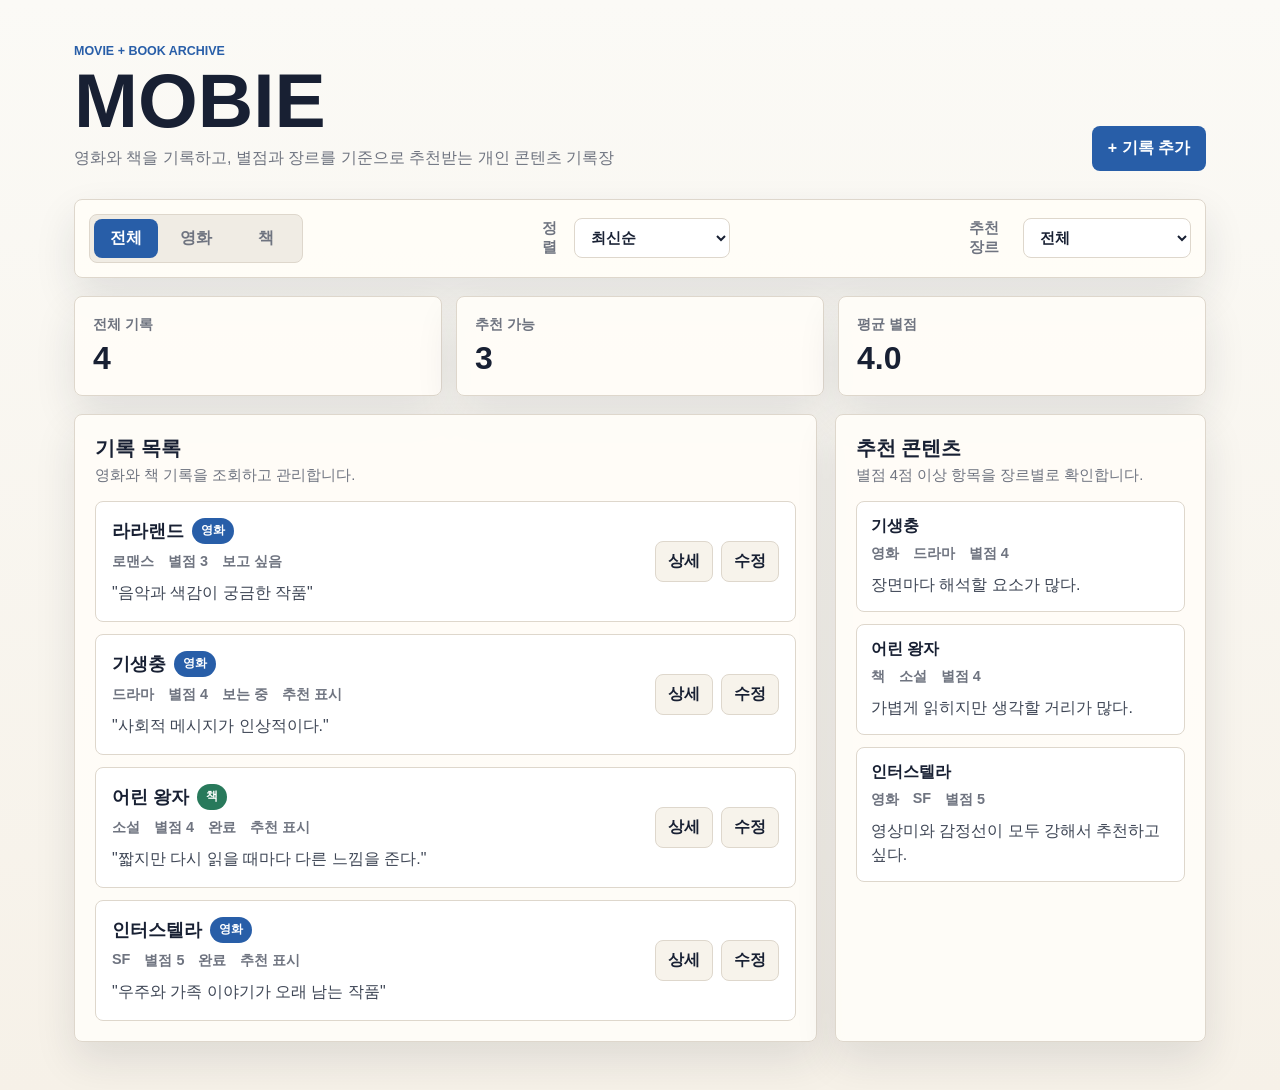
<file: index.html>
<!doctype html>
<html lang="ko">
  <head>
    <meta charset="UTF-8" />
    <meta name="viewport" content="width=device-width, initial-scale=1.0" />
    <title>MOBIE</title>
    <link rel="stylesheet" href="styles.css" />
  </head>
  <body>
    <header class="app-header">
      <div>
        <p class="eyebrow">Movie + Book Archive</p>
        <h1>MOBIE</h1>
        <p class="subtitle">영화와 책을 기록하고, 별점과 장르를 기준으로 추천받는 개인 콘텐츠 기록장</p>
      </div>
      <button class="primary-button" id="openAddForm" type="button">+ 기록 추가</button>
    </header>

    <main class="app-shell">
      <section class="toolbar">
        <div class="segmented">
          <button class="segment active" type="button" data-filter="all">전체</button>
          <button class="segment" type="button" data-filter="영화">영화</button>
          <button class="segment" type="button" data-filter="책">책</button>
        </div>
        <label class="select-field">
          <span>정렬</span>
          <select id="sortSelect">
            <option value="latest">최신순</option>
            <option value="rating">별점 높은순</option>
            <option value="title">제목순</option>
          </select>
        </label>
        <label class="select-field">
          <span>추천 장르</span>
          <select id="genreSelect">
            <option value="all">전체</option>
          </select>
        </label>
      </section>

      <section class="summary-grid">
        <article><span>전체 기록</span><strong id="totalCount">0</strong></article>
        <article><span>추천 가능</span><strong id="recommendCount">0</strong></article>
        <article><span>평균 별점</span><strong id="averageRating">0.0</strong></article>
      </section>

      <section class="content-grid">
        <section class="panel">
          <div class="section-heading">
            <div>
              <h2>기록 목록</h2>
              <p>영화와 책 기록을 조회하고 관리합니다.</p>
            </div>
          </div>
          <div class="record-list" id="recordList"></div>
        </section>

        <aside class="panel">
          <div class="section-heading">
            <div>
              <h2>추천 콘텐츠</h2>
              <p>별점 4점 이상 항목을 장르별로 확인합니다.</p>
            </div>
          </div>
          <div class="recommend-list" id="recommendList"></div>
        </aside>
      </section>
    </main>

    <dialog class="record-dialog" id="recordDialog">
      <form id="recordForm" method="dialog">
        <div class="dialog-header">
          <div>
            <p class="eyebrow">Record</p>
            <h2 id="formTitle">기록 추가</h2>
          </div>
          <button class="icon-button" id="closeDialog" type="button" aria-label="닫기">×</button>
        </div>
        <input type="hidden" id="recordId" />
        <label><span>제목</span><input id="titleInput" type="text" placeholder="예: 인터스텔라" required /></label>
        <div class="form-row">
          <label><span>유형</span><select id="typeInput"><option>영화</option><option>책</option></select></label>
          <label><span>장르</span><input id="genreInput" type="text" placeholder="예: SF" required /></label>
        </div>
        <div class="form-row">
          <label><span>별점</span><select id="ratingInput"><option>5</option><option>4</option><option>3</option><option>2</option><option>1</option></select></label>
          <label><span>감상 상태</span><select id="statusInput"><option>보고 싶음</option><option>보는 중</option><option>완료</option></select></label>
        </div>
        <label><span>한 줄 감상평</span><textarea id="reviewInput" rows="3" required></textarea></label>
        <label class="checkbox-field"><input id="recommendedInput" type="checkbox" /><span>추천 여부</span></label>
        <label><span>추천 이유</span><textarea id="recommendReasonInput" rows="2"></textarea></label>
        <p class="form-error" id="formError"></p>
        <div class="dialog-actions">
          <button class="ghost-button" id="cancelForm" type="button">취소</button>
          <button class="primary-button" type="submit">저장</button>
        </div>
      </form>
    </dialog>

    <dialog class="record-dialog" id="detailDialog">
      <article class="detail-view">
        <div class="dialog-header">
          <div>
            <p class="eyebrow" id="detailType">영화</p>
            <h2 id="detailTitle">제목</h2>
          </div>
          <button class="icon-button" id="closeDetail" type="button" aria-label="닫기">×</button>
        </div>
        <dl class="detail-meta">
          <div><dt>장르</dt><dd id="detailGenre"></dd></div>
          <div><dt>별점</dt><dd id="detailRating"></dd></div>
          <div><dt>상태</dt><dd id="detailStatus"></dd></div>
          <div><dt>추천</dt><dd id="detailRecommended"></dd></div>
        </dl>
        <section><h3>한 줄 감상평</h3><p id="detailReview"></p></section>
        <section><h3>추천 이유</h3><p id="detailReason"></p></section>
        <div class="dialog-actions">
          <button class="ghost-button danger" id="deleteRecord" type="button">삭제</button>
          <button class="primary-button" id="editRecord" type="button">수정</button>
        </div>
      </article>
    </dialog>

    <script src="app.js"></script>
  </body>
</html>
</file>
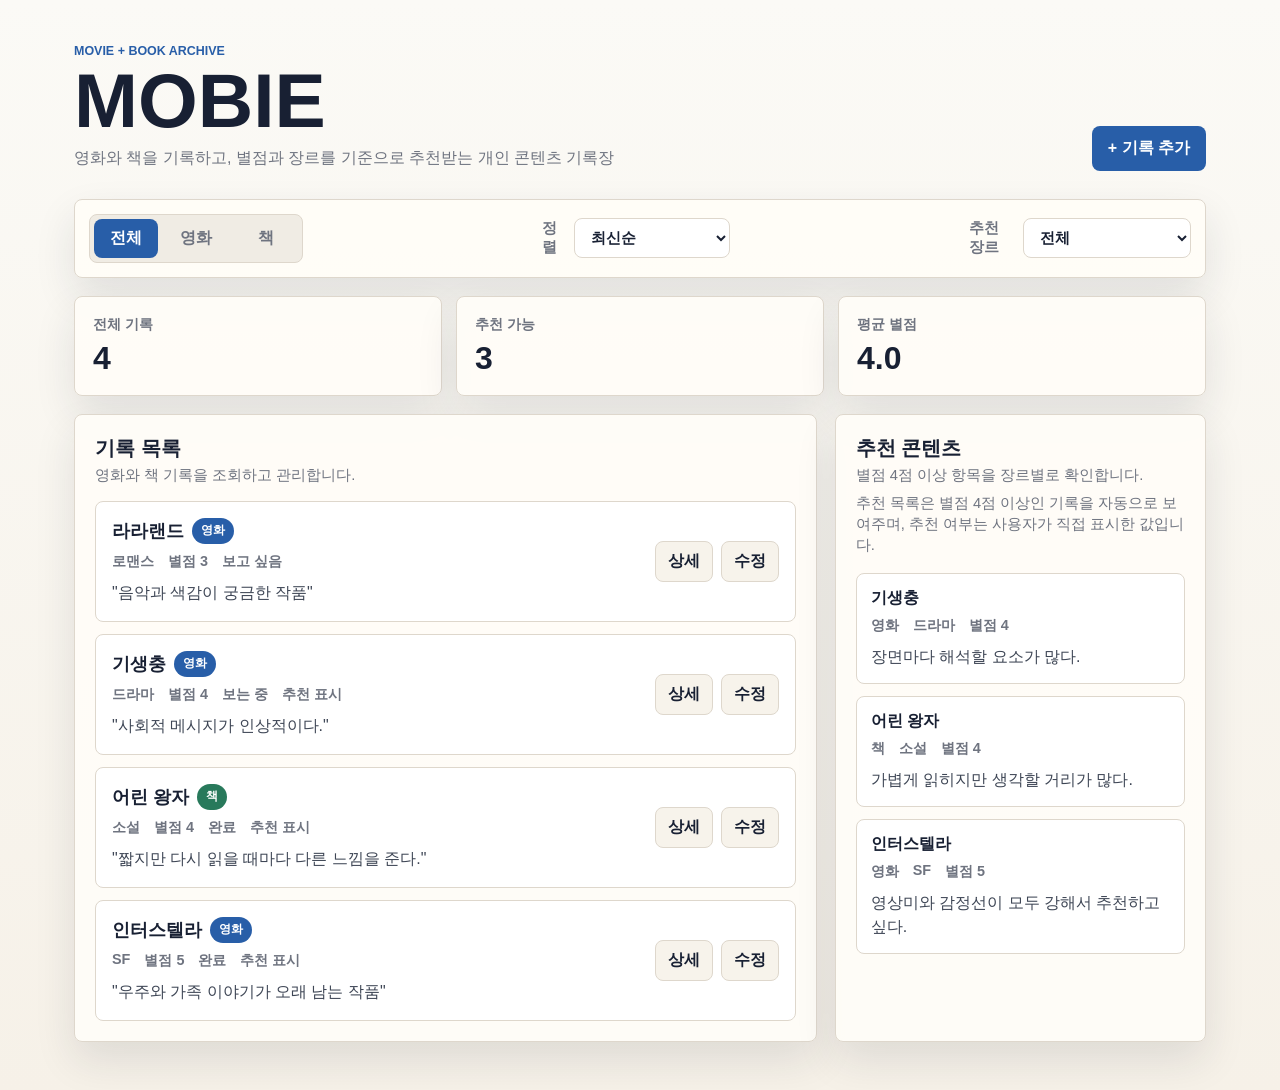
<file: output/process-based-prompting/index.html>
<!doctype html>
<html lang="ko">
  <head>
    <meta charset="UTF-8" />
    <meta name="viewport" content="width=device-width, initial-scale=1.0" />
    <title>MOBIE</title>
    <link rel="stylesheet" href="styles.css" />
  </head>
  <body>
    <header class="app-header">
      <div>
        <p class="eyebrow">Movie + Book Archive</p>
        <h1>MOBIE</h1>
        <p class="subtitle">영화와 책을 기록하고, 별점과 장르를 기준으로 추천받는 개인 콘텐츠 기록장</p>
      </div>
      <button class="primary-button" id="openAddForm" type="button">+ 기록 추가</button>
    </header>

    <main class="app-shell">
      <section class="toolbar">
        <div class="segmented">
          <button class="segment active" type="button" data-filter="all">전체</button>
          <button class="segment" type="button" data-filter="영화">영화</button>
          <button class="segment" type="button" data-filter="책">책</button>
        </div>
        <label class="select-field">
          <span>정렬</span>
          <select id="sortSelect">
            <option value="latest">최신순</option>
            <option value="rating">별점 높은순</option>
            <option value="title">제목순</option>
          </select>
        </label>
        <label class="select-field">
          <span>추천 장르</span>
          <select id="genreSelect">
            <option value="all">전체</option>
          </select>
        </label>
      </section>

      <section class="summary-grid">
        <article><span>전체 기록</span><strong id="totalCount">0</strong></article>
        <article><span>추천 가능</span><strong id="recommendCount">0</strong></article>
        <article><span>평균 별점</span><strong id="averageRating">0.0</strong></article>
      </section>

      <section class="content-grid">
        <section class="panel">
          <div class="section-heading">
            <div>
              <h2>기록 목록</h2>
              <p>영화와 책 기록을 조회하고 관리합니다.</p>
            </div>
          </div>
          <div class="record-list" id="recordList"></div>
        </section>

        <aside class="panel">
          <div class="section-heading">
            <div>
              <h2>추천 콘텐츠</h2>
              <p>별점 4점 이상 항목을 장르별로 확인합니다.</p>
              <p class="criteria-note">추천 목록은 별점 4점 이상인 기록을 자동으로 보여주며, 추천 여부는 사용자가 직접 표시한 값입니다.</p>
            </div>
          </div>
          <div class="recommend-list" id="recommendList"></div>
        </aside>
      </section>
    </main>

    <dialog class="record-dialog" id="recordDialog">
      <form id="recordForm" method="dialog">
        <div class="dialog-header">
          <div>
            <p class="eyebrow">Record</p>
            <h2 id="formTitle">기록 추가</h2>
          </div>
          <button class="icon-button" id="closeDialog" type="button" aria-label="닫기">×</button>
        </div>
        <input type="hidden" id="recordId" />
        <label><span>제목</span><input id="titleInput" type="text" placeholder="예: 인터스텔라" required /></label>
        <div class="form-row">
          <label><span>유형</span><select id="typeInput"><option>영화</option><option>책</option></select></label>
          <label><span>장르</span><input id="genreInput" type="text" placeholder="예: SF" required /></label>
        </div>
        <div class="form-row">
          <label><span>별점</span><select id="ratingInput"><option>5</option><option>4</option><option>3</option><option>2</option><option>1</option></select></label>
          <label><span>감상 상태</span><select id="statusInput"><option>보고 싶음</option><option>보는 중</option><option>완료</option></select></label>
        </div>
        <label><span>한 줄 감상평</span><textarea id="reviewInput" rows="3" required></textarea></label>
        <label class="checkbox-field"><input id="recommendedInput" type="checkbox" /><span>추천 여부</span></label>
        <label class="recommend-reason-field is-hidden" id="recommendReasonField"><span>추천 이유</span><textarea id="recommendReasonInput" rows="2" disabled></textarea></label>
        <p class="form-error" id="formError"></p>
        <div class="dialog-actions">
          <button class="ghost-button" id="cancelForm" type="button">취소</button>
          <button class="primary-button" type="submit">저장</button>
        </div>
      </form>
    </dialog>

    <dialog class="record-dialog" id="detailDialog">
      <article class="detail-view">
        <div class="dialog-header">
          <div>
            <p class="eyebrow" id="detailType">영화</p>
            <h2 id="detailTitle">제목</h2>
          </div>
          <button class="icon-button" id="closeDetail" type="button" aria-label="닫기">×</button>
        </div>
        <dl class="detail-meta">
          <div><dt>장르</dt><dd id="detailGenre"></dd></div>
          <div><dt>별점</dt><dd id="detailRating"></dd></div>
          <div><dt>상태</dt><dd id="detailStatus"></dd></div>
          <div><dt>추천</dt><dd id="detailRecommended"></dd></div>
        </dl>
        <section><h3>한 줄 감상평</h3><p id="detailReview"></p></section>
        <section><h3>추천 이유</h3><p id="detailReason"></p></section>
        <div class="dialog-actions">
          <button class="ghost-button danger" id="deleteRecord" type="button">삭제</button>
          <button class="primary-button" id="editRecord" type="button">수정</button>
        </div>
      </article>
    </dialog>

    <script src="app.js"></script>
  </body>
</html>
</file>
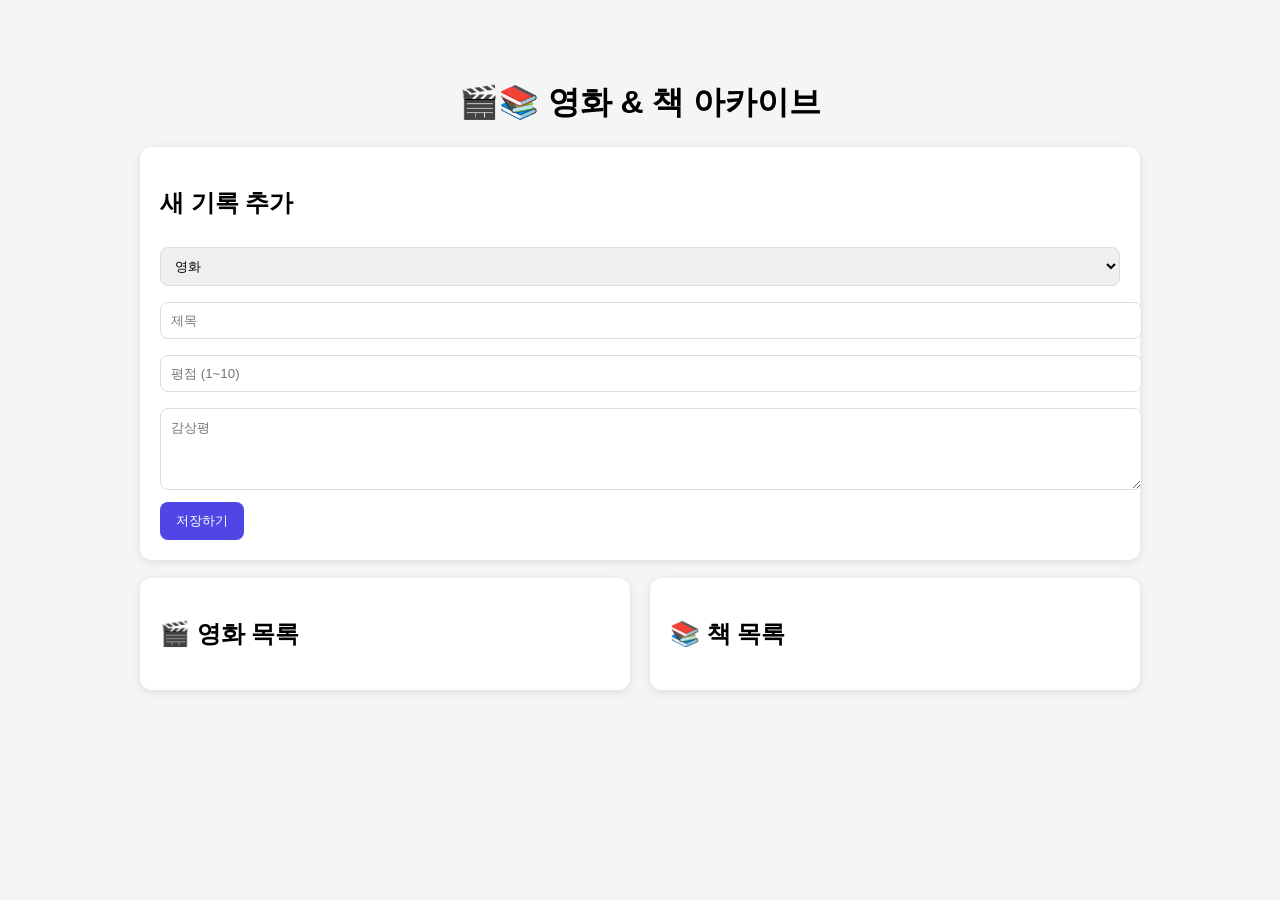
<file: direct-prompting/prompt_only_archive_v1.html>
<!DOCTYPE html>
<html lang="ko">
<head>
<meta charset="UTF-8">
<meta name="viewport" content="width=device-width, initial-scale=1.0">
<title>영화 & 책 아카이브</title>

<style>
body{
    font-family: Arial, sans-serif;
    max-width: 1000px;
    margin: 40px auto;
    padding: 20px;
    background:#f5f5f5;
}

h1{
    text-align:center;
}

.container{
    display:grid;
    grid-template-columns:1fr 1fr;
    gap:20px;
}

.card{
    background:white;
    padding:20px;
    border-radius:12px;
    box-shadow:0 2px 10px rgba(0,0,0,.1);
}

input, textarea, select{
    width:100%;
    padding:10px;
    margin:8px 0;
    border:1px solid #ddd;
    border-radius:8px;
}

button{
    background:#4f46e5;
    color:white;
    border:none;
    padding:10px 16px;
    border-radius:8px;
    cursor:pointer;
}

button:hover{
    background:#4338ca;
}

.item{
    background:#fafafa;
    padding:12px;
    border-radius:8px;
    margin-top:10px;
    border-left:4px solid #4f46e5;
}

.delete{
    background:#ef4444;
    margin-top:10px;
}

.delete:hover{
    background:#dc2626;
}

.badge{
    display:inline-block;
    background:#e0e7ff;
    color:#4338ca;
    padding:4px 8px;
    border-radius:999px;
    font-size:12px;
}
</style>
</head>
<body>

<h1>🎬📚 영화 & 책 아카이브</h1>

<div class="card">
    <h2>새 기록 추가</h2>

    <select id="type">
        <option value="영화">영화</option>
        <option value="책">책</option>
    </select>

    <input id="title" placeholder="제목">

    <input id="rating" type="number" min="1" max="10" placeholder="평점 (1~10)">

    <textarea id="review" rows="4" placeholder="감상평"></textarea>

    <button onclick="addItem()">저장하기</button>
</div>

<br>

<div class="container">
    <div class="card">
        <h2>🎬 영화 목록</h2>
        <div id="movies"></div>
    </div>

    <div class="card">
        <h2>📚 책 목록</h2>
        <div id="books"></div>
    </div>
</div>

<script>
let archive = JSON.parse(localStorage.getItem("archive")) || [];

function saveData(){
    localStorage.setItem("archive", JSON.stringify(archive));
}

function addItem(){

    const type = document.getElementById("type").value;
    const title = document.getElementById("title").value.trim();
    const rating = document.getElementById("rating").value;
    const review = document.getElementById("review").value.trim();

    if(!title){
        alert("제목을 입력하세요.");
        return;
    }

    archive.unshift({
        id: Date.now(),
        type,
        title,
        rating,
        review
    });

    saveData();
    render();

    document.getElementById("title").value="";
    document.getElementById("rating").value="";
    document.getElementById("review").value="";
}

function deleteItem(id){
    archive = archive.filter(item => item.id !== id);
    saveData();
    render();
}

function render(){

    const movies = document.getElementById("movies");
    const books = document.getElementById("books");

    movies.innerHTML = "";
    books.innerHTML = "";

    archive.forEach(item => {

        const html = `
            <div class="item">
                <span class="badge">⭐ ${item.rating || "-"}</span>
                <h3>${item.title}</h3>
                <p>${item.review}</p>
                <button class="delete"
                    onclick="deleteItem(${item.id})">
                    삭제
                </button>
            </div>
        `;

        if(item.type === "영화"){
            movies.innerHTML += html;
        }else{
            books.innerHTML += html;
        }
    });
}

render();
</script>

</body>
</html>
</file>
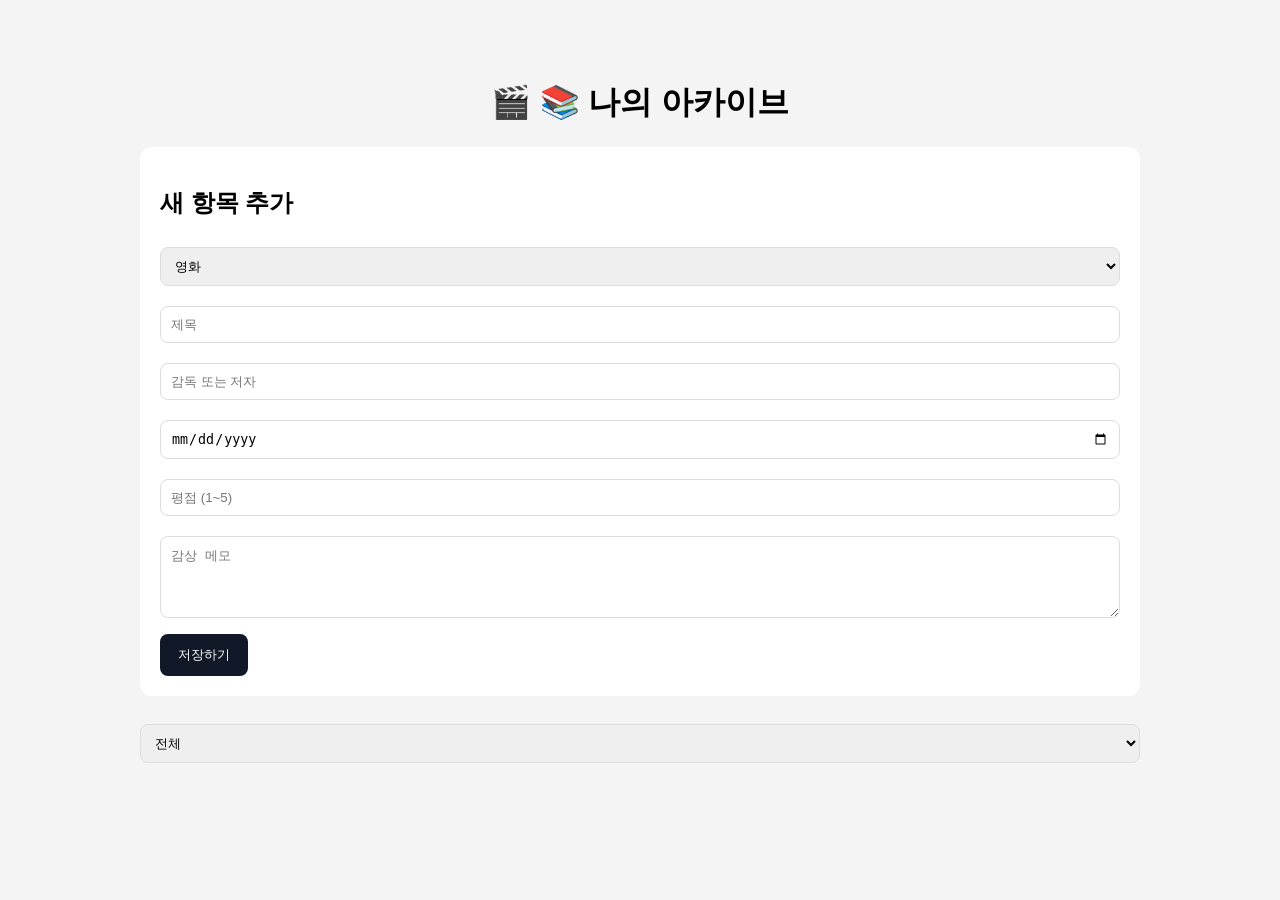
<file: direct-prompting/prompt_only_archive_v2.html>
<!DOCTYPE html>
<html lang="ko">
<head>
<meta charset="UTF-8">
<meta name="viewport" content="width=device-width, initial-scale=1.0">
<title>나의 영화 & 책 아카이브</title>

<style>
body{
    font-family: "Pretendard", sans-serif;
    max-width:1000px;
    margin:40px auto;
    padding:20px;
    background:#f4f4f4;
}

h1{
    text-align:center;
}

.form-box{
    background:white;
    padding:20px;
    border-radius:12px;
    margin-bottom:20px;
}

input, select, textarea{
    width:100%;
    padding:10px;
    margin-top:8px;
    margin-bottom:12px;
    border:1px solid #ddd;
    border-radius:8px;
    box-sizing:border-box;
}

button{
    background:#111827;
    color:white;
    border:none;
    padding:12px 18px;
    border-radius:8px;
    cursor:pointer;
}

button:hover{
    opacity:0.9;
}

.filter{
    margin:20px 0;
}

.grid{
    display:grid;
    grid-template-columns:repeat(auto-fill,minmax(280px,1fr));
    gap:16px;
}

.card{
    background:white;
    padding:16px;
    border-radius:12px;
    box-shadow:0 2px 8px rgba(0,0,0,.08);
}

.tag{
    display:inline-block;
    padding:4px 10px;
    border-radius:20px;
    color:white;
    font-size:12px;
}

.book{
    background:#2563eb;
}

.movie{
    background:#dc2626;
}

.rating{
    color:#f59e0b;
    font-weight:bold;
}

.delete{
    background:#ef4444;
    margin-top:10px;
}
</style>
</head>
<body>

<h1>🎬 📚 나의 아카이브</h1>

<div class="form-box">
    <h2>새 항목 추가</h2>

    <select id="type">
        <option value="movie">영화</option>
        <option value="book">책</option>
    </select>

    <input id="title" placeholder="제목">

    <input id="creator" placeholder="감독 또는 저자">

    <input id="date" type="date">

    <input id="rating" type="number" min="1" max="5" placeholder="평점 (1~5)">

    <textarea id="memo" rows="4" placeholder="감상 메모"></textarea>

    <button onclick="addItem()">저장하기</button>
</div>

<div class="filter">
    <select id="filter" onchange="renderItems()">
        <option value="all">전체</option>
        <option value="movie">영화만</option>
        <option value="book">책만</option>
    </select>
</div>

<div class="grid" id="archiveList"></div>

<script>
let items = JSON.parse(localStorage.getItem("archive")) || [];

function saveData(){
    localStorage.setItem("archive", JSON.stringify(items));
}

function addItem(){

    const item = {
        id: Date.now(),
        type: document.getElementById("type").value,
        title: document.getElementById("title").value,
        creator: document.getElementById("creator").value,
        date: document.getElementById("date").value,
        rating: document.getElementById("rating").value,
        memo: document.getElementById("memo").value
    };

    if(!item.title){
        alert("제목을 입력하세요.");
        return;
    }

    items.unshift(item);
    saveData();
    renderItems();

    document.getElementById("title").value="";
    document.getElementById("creator").value="";
    document.getElementById("date").value="";
    document.getElementById("rating").value="";
    document.getElementById("memo").value="";
}

function deleteItem(id){
    items = items.filter(item => item.id !== id);
    saveData();
    renderItems();
}

function renderItems(){

    const filter = document.getElementById("filter").value;

    const filtered = filter === "all"
        ? items
        : items.filter(item => item.type === filter);

    const list = document.getElementById("archiveList");

    list.innerHTML = filtered.map(item => `
        <div class="card">
            <span class="tag ${item.type}">
                ${item.type === "movie" ? "영화" : "책"}
            </span>

            <h3>${item.title}</h3>

            <p>
                ${item.type === "movie" ? "감독" : "저자"} :
                ${item.creator || "-"}
            </p>

            <p>감상일 : ${item.date || "-"}</p>

            <p class="rating">⭐ ${item.rating || "-"}/5</p>

            <p>${item.memo || ""}</p>

            <button
                class="delete"
                onclick="deleteItem(${item.id})">
                삭제
            </button>
        </div>
    `).join("");
}

renderItems();
</script>

</body>
</html>
</file>
<file: styles.css>
:root {
  --bg: #f6f1e8;
  --surface: #fffdf8;
  --ink: #182033;
  --muted: #6f7480;
  --line: #ded7cc;
  --blue: #285ea8;
  --green: #28795b;
  --red: #ad4b4f;
  --shadow: 0 18px 42px rgba(24, 32, 51, 0.11);
}
* { box-sizing: border-box; }
body {
  margin: 0;
  min-height: 100vh;
  background: linear-gradient(180deg, #fbfaf6, var(--bg));
  color: var(--ink);
  font-family: -apple-system, BlinkMacSystemFont, "Segoe UI", sans-serif;
}
button, input, select, textarea { font: inherit; }
button { cursor: pointer; }
.app-header {
  display: flex;
  align-items: flex-end;
  justify-content: space-between;
  gap: 24px;
  max-width: 1180px;
  margin: 0 auto;
  padding: 44px 24px 28px;
}
.eyebrow {
  margin: 0 0 6px;
  color: var(--blue);
  font-size: 0.78rem;
  font-weight: 800;
  text-transform: uppercase;
}
h1, h2, h3, p { margin-top: 0; }
h1 { margin-bottom: 8px; font-size: clamp(2.4rem, 7vw, 4.8rem); line-height: 0.95; }
.subtitle { max-width: 640px; margin-bottom: 0; color: var(--muted); line-height: 1.6; }
.app-shell { max-width: 1180px; margin: 0 auto; padding: 0 24px 48px; }
.toolbar, .summary-grid article, .panel, .record-dialog {
  border: 1px solid var(--line);
  background: rgba(255, 253, 248, 0.94);
  box-shadow: var(--shadow);
}
.toolbar {
  display: flex;
  align-items: center;
  justify-content: space-between;
  gap: 16px;
  padding: 14px;
  border-radius: 8px;
}
.segmented { display: flex; gap: 6px; padding: 4px; border: 1px solid var(--line); border-radius: 8px; background: #f0ece4; }
.segment, .ghost-button, .primary-button, .icon-button { border: 0; border-radius: 8px; font-weight: 800; }
.segment { min-width: 64px; padding: 9px 14px; color: var(--muted); background: transparent; }
.segment.active { color: #fff; background: var(--blue); }
.select-field { display: flex; align-items: center; gap: 8px; color: var(--muted); font-size: 0.92rem; font-weight: 700; }
select, input, textarea { width: 100%; border: 1px solid var(--line); border-radius: 8px; background: #fff; color: var(--ink); outline: 0; }
select { min-width: 150px; padding: 10px 12px; }
.summary-grid { display: grid; grid-template-columns: repeat(3, minmax(0, 1fr)); gap: 14px; margin: 18px 0; }
.summary-grid article { padding: 18px; border-radius: 8px; }
.summary-grid span { display: block; color: var(--muted); font-size: 0.9rem; font-weight: 700; }
.summary-grid strong { display: block; margin-top: 6px; font-size: 2rem; }
.content-grid { display: grid; grid-template-columns: minmax(0, 1.6fr) minmax(300px, 0.8fr); gap: 18px; }
.panel { min-height: 420px; padding: 20px; border-radius: 8px; }
.section-heading { margin-bottom: 16px; }
.section-heading h2 { margin-bottom: 4px; font-size: 1.25rem; }
.section-heading p { margin-bottom: 0; color: var(--muted); font-size: 0.92rem; }
.record-list, .recommend-list { display: grid; gap: 12px; }
.record-card, .recommend-card, .empty-state { border: 1px solid var(--line); border-radius: 8px; background: #fff; }
.record-card { display: grid; grid-template-columns: minmax(0, 1fr) auto; gap: 18px; padding: 16px; }
.record-title { display: flex; align-items: center; flex-wrap: wrap; gap: 8px; margin-bottom: 8px; }
.record-title h3 { margin-bottom: 0; font-size: 1.12rem; }
.badge { display: inline-flex; align-items: center; min-height: 26px; padding: 4px 9px; border-radius: 999px; color: #fff; font-size: 0.78rem; font-weight: 800; }
.badge.movie { background: var(--blue); }
.badge.book { background: var(--green); }
.record-meta, .recommend-meta { display: flex; flex-wrap: wrap; gap: 8px 14px; color: var(--muted); font-size: 0.9rem; font-weight: 700; }
.record-review, .recommend-card p { margin: 10px 0 0; color: #3e4655; line-height: 1.5; }
.record-actions { display: flex; align-items: center; gap: 8px; }
.small-button { border: 1px solid var(--line); border-radius: 8px; padding: 9px 12px; color: var(--ink); background: #f7f3eb; font-weight: 800; }
.recommend-card { padding: 14px; }
.recommend-card h3 { margin-bottom: 7px; font-size: 1rem; }
.empty-state { padding: 20px; color: var(--muted); line-height: 1.6; }
.primary-button { padding: 12px 16px; color: #fff; background: var(--blue); }
.ghost-button { padding: 12px 16px; border: 1px solid var(--line); background: #fff; }
.ghost-button.danger { color: var(--red); }
.icon-button { width: 40px; height: 40px; color: var(--ink); background: #f1ede5; font-size: 1.35rem; }
.record-dialog { width: min(620px, calc(100vw - 32px)); max-height: calc(100vh - 32px); padding: 0; border-radius: 8px; }
.record-dialog::backdrop { background: rgba(24, 32, 51, 0.42); }
.record-dialog form, .detail-view { display: grid; gap: 16px; padding: 22px; }
.dialog-header { display: flex; align-items: flex-start; justify-content: space-between; gap: 16px; }
.dialog-header h2 { margin-bottom: 0; }
label { display: grid; gap: 7px; color: var(--muted); font-size: 0.92rem; font-weight: 800; }
input, textarea { padding: 12px; }
textarea { resize: vertical; }
.form-row { display: grid; grid-template-columns: repeat(2, minmax(0, 1fr)); gap: 12px; }
.checkbox-field { display: flex; align-items: center; gap: 9px; }
.checkbox-field input { width: 18px; height: 18px; }
.form-error { min-height: 20px; margin-bottom: 0; color: var(--red); font-size: 0.92rem; font-weight: 800; }
.dialog-actions { display: flex; justify-content: flex-end; gap: 10px; }
.detail-meta { display: grid; grid-template-columns: repeat(2, minmax(0, 1fr)); gap: 10px; margin: 0; }
.detail-meta div { padding: 12px; border: 1px solid var(--line); border-radius: 8px; background: #f9f5ee; }
.detail-meta dt { color: var(--muted); font-size: 0.8rem; font-weight: 800; }
.detail-meta dd { margin: 4px 0 0; font-weight: 900; }
.detail-view section { padding-top: 12px; border-top: 1px solid var(--line); }
.detail-view h3 { margin-bottom: 8px; font-size: 1rem; }
.detail-view p { margin-bottom: 0; color: #3e4655; line-height: 1.55; }
@media (max-width: 820px) {
  .app-header, .toolbar { align-items: stretch; flex-direction: column; }
  .content-grid, .summary-grid, .form-row, .detail-meta { grid-template-columns: 1fr; }
  .record-card { grid-template-columns: 1fr; }
  .segmented { width: 100%; }
  .segment { flex: 1; }
}
</file>
<file: output/process-based-prompting/styles.css>
:root {
  --bg: #f6f1e8;
  --surface: #fffdf8;
  --ink: #182033;
  --muted: #6f7480;
  --line: #ded7cc;
  --blue: #285ea8;
  --green: #28795b;
  --red: #ad4b4f;
  --shadow: 0 18px 42px rgba(24, 32, 51, 0.11);
}
* { box-sizing: border-box; }
body {
  margin: 0;
  min-height: 100vh;
  background: linear-gradient(180deg, #fbfaf6, var(--bg));
  color: var(--ink);
  font-family: -apple-system, BlinkMacSystemFont, "Segoe UI", sans-serif;
}
button, input, select, textarea { font: inherit; }
button { cursor: pointer; }
.app-header {
  display: flex;
  align-items: flex-end;
  justify-content: space-between;
  gap: 24px;
  max-width: 1180px;
  margin: 0 auto;
  padding: 44px 24px 28px;
}
.eyebrow {
  margin: 0 0 6px;
  color: var(--blue);
  font-size: 0.78rem;
  font-weight: 800;
  text-transform: uppercase;
}
h1, h2, h3, p { margin-top: 0; }
h1 { margin-bottom: 8px; font-size: clamp(2.4rem, 7vw, 4.8rem); line-height: 0.95; }
.subtitle { max-width: 640px; margin-bottom: 0; color: var(--muted); line-height: 1.6; }
.app-shell { max-width: 1180px; margin: 0 auto; padding: 0 24px 48px; }
.toolbar, .summary-grid article, .panel, .record-dialog {
  border: 1px solid var(--line);
  background: rgba(255, 253, 248, 0.94);
  box-shadow: var(--shadow);
}
.toolbar {
  display: flex;
  align-items: center;
  justify-content: space-between;
  gap: 16px;
  padding: 14px;
  border-radius: 8px;
}
.segmented { display: flex; gap: 6px; padding: 4px; border: 1px solid var(--line); border-radius: 8px; background: #f0ece4; }
.segment, .ghost-button, .primary-button, .icon-button { border: 0; border-radius: 8px; font-weight: 800; }
.segment { min-width: 64px; padding: 9px 14px; color: var(--muted); background: transparent; }
.segment.active { color: #fff; background: var(--blue); }
.select-field { display: flex; align-items: center; gap: 8px; color: var(--muted); font-size: 0.92rem; font-weight: 700; }
select, input, textarea { width: 100%; border: 1px solid var(--line); border-radius: 8px; background: #fff; color: var(--ink); outline: 0; }
select { min-width: 150px; padding: 10px 12px; }
.summary-grid { display: grid; grid-template-columns: repeat(3, minmax(0, 1fr)); gap: 14px; margin: 18px 0; }
.summary-grid article { padding: 18px; border-radius: 8px; }
.summary-grid span { display: block; color: var(--muted); font-size: 0.9rem; font-weight: 700; }
.summary-grid strong { display: block; margin-top: 6px; font-size: 2rem; }
.content-grid { display: grid; grid-template-columns: minmax(0, 1.6fr) minmax(300px, 0.8fr); gap: 18px; }
.panel { min-height: 420px; padding: 20px; border-radius: 8px; }
.section-heading { margin-bottom: 16px; }
.section-heading h2 { margin-bottom: 4px; font-size: 1.25rem; }
.section-heading p { margin-bottom: 0; color: var(--muted); font-size: 0.92rem; }
.criteria-note { margin-top: 8px; line-height: 1.45; }
.record-list, .recommend-list { display: grid; gap: 12px; }
.record-card, .recommend-card, .empty-state { border: 1px solid var(--line); border-radius: 8px; background: #fff; }
.record-card { display: grid; grid-template-columns: minmax(0, 1fr) auto; gap: 18px; padding: 16px; }
.record-title { display: flex; align-items: center; flex-wrap: wrap; gap: 8px; margin-bottom: 8px; }
.record-title h3 { margin-bottom: 0; font-size: 1.12rem; }
.badge { display: inline-flex; align-items: center; min-height: 26px; padding: 4px 9px; border-radius: 999px; color: #fff; font-size: 0.78rem; font-weight: 800; }
.badge.movie { background: var(--blue); }
.badge.book { background: var(--green); }
.record-meta, .recommend-meta { display: flex; flex-wrap: wrap; gap: 8px 14px; color: var(--muted); font-size: 0.9rem; font-weight: 700; }
.record-review, .recommend-card p { margin: 10px 0 0; color: #3e4655; line-height: 1.5; }
.record-actions { display: flex; align-items: center; gap: 8px; }
.small-button { border: 1px solid var(--line); border-radius: 8px; padding: 9px 12px; color: var(--ink); background: #f7f3eb; font-weight: 800; }
.recommend-card { padding: 14px; }
.recommend-card h3 { margin-bottom: 7px; font-size: 1rem; }
.empty-state { padding: 20px; color: var(--muted); line-height: 1.6; }
.primary-button { padding: 12px 16px; color: #fff; background: var(--blue); }
.ghost-button { padding: 12px 16px; border: 1px solid var(--line); background: #fff; }
.ghost-button.danger { color: var(--red); }
.icon-button { width: 40px; height: 40px; color: var(--ink); background: #f1ede5; font-size: 1.35rem; }
.record-dialog { width: min(620px, calc(100vw - 32px)); max-height: calc(100vh - 32px); padding: 0; border-radius: 8px; }
.record-dialog::backdrop { background: rgba(24, 32, 51, 0.42); }
.record-dialog form, .detail-view { display: grid; gap: 16px; padding: 22px; }
.dialog-header { display: flex; align-items: flex-start; justify-content: space-between; gap: 16px; }
.dialog-header h2 { margin-bottom: 0; }
label { display: grid; gap: 7px; color: var(--muted); font-size: 0.92rem; font-weight: 800; }
input, textarea { padding: 12px; }
textarea { resize: vertical; }
.form-row { display: grid; grid-template-columns: repeat(2, minmax(0, 1fr)); gap: 12px; }
.checkbox-field { display: flex; align-items: center; gap: 9px; }
.checkbox-field input { width: 18px; height: 18px; }
.recommend-reason-field.is-hidden { display: none; }
.form-error { min-height: 20px; margin-bottom: 0; color: var(--red); font-size: 0.92rem; font-weight: 800; }
.dialog-actions { display: flex; justify-content: flex-end; gap: 10px; }
.detail-meta { display: grid; grid-template-columns: repeat(2, minmax(0, 1fr)); gap: 10px; margin: 0; }
.detail-meta div { padding: 12px; border: 1px solid var(--line); border-radius: 8px; background: #f9f5ee; }
.detail-meta dt { color: var(--muted); font-size: 0.8rem; font-weight: 800; }
.detail-meta dd { margin: 4px 0 0; font-weight: 900; }
.detail-view section { padding-top: 12px; border-top: 1px solid var(--line); }
.detail-view h3 { margin-bottom: 8px; font-size: 1rem; }
.detail-view p { margin-bottom: 0; color: #3e4655; line-height: 1.55; }
@media (max-width: 820px) {
  .app-header, .toolbar { align-items: stretch; flex-direction: column; }
  .content-grid, .summary-grid, .form-row, .detail-meta { grid-template-columns: 1fr; }
  .record-card { grid-template-columns: 1fr; }
  .segmented { width: 100%; }
  .segment { flex: 1; }
}
</file>
